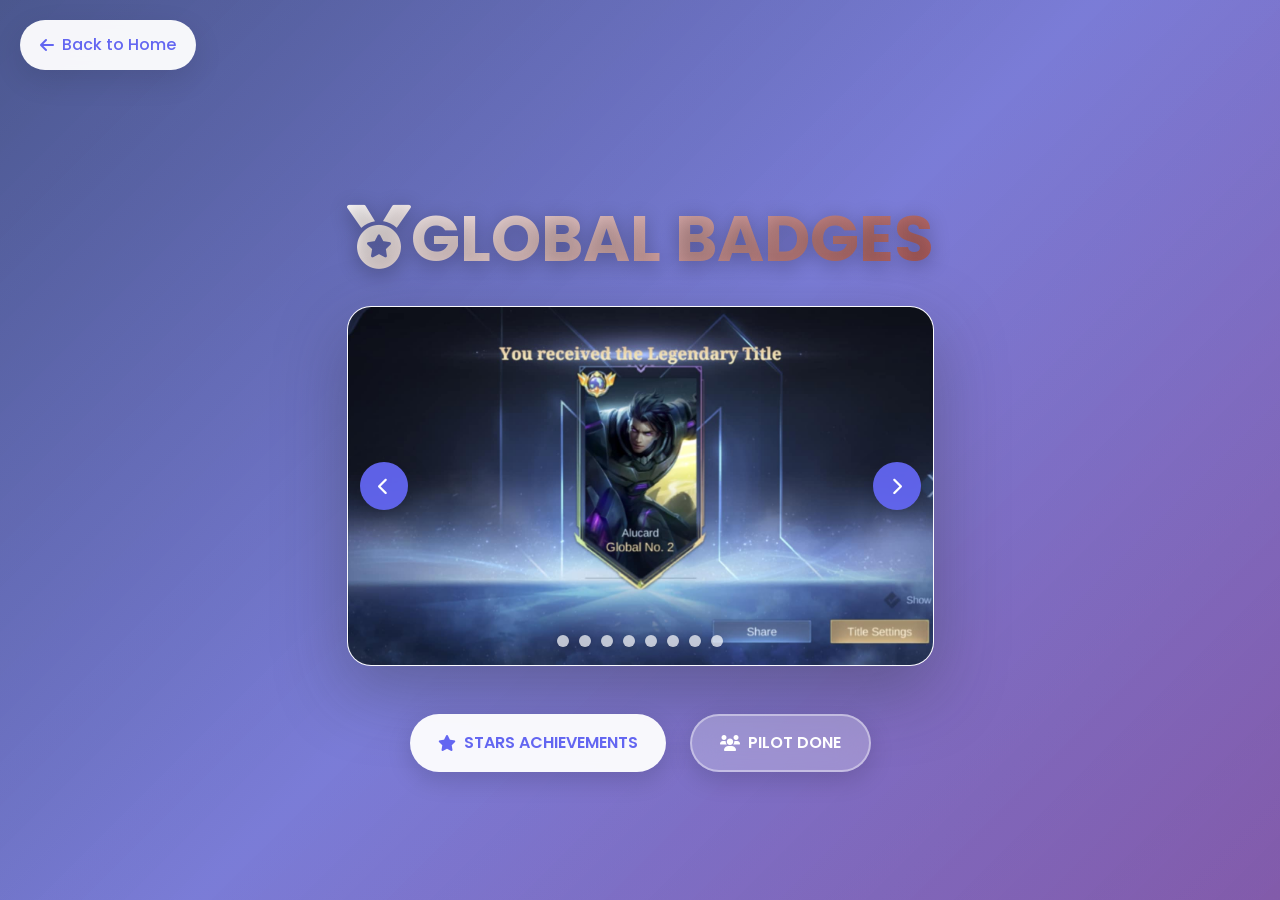
<file: portfolio/projects/badges.html>
<!DOCTYPE html>
<html lang="en">
<head>
    <meta charset="UTF-8">
    <meta name="viewport" content="width=device-width, initial-scale=1.0">
    <title>GLOBAL BADGES</title>
    <link href="https://cdnjs.cloudflare.com/ajax/libs/font-awesome/6.0.0/css/all.min.css" rel="stylesheet">
    <link href="https://fonts.googleapis.com/css2?family=Poppins:wght@300;400;500;600;700&family=Dancing+Script:wght@400;700&display=swap" rel="stylesheet">
    <style>
        * { margin: 0; padding: 0; box-sizing: border-box; }
        body { 
            font-family: 'Poppins', sans-serif; 
            line-height: 1.6; 
            color: #333;
            overflow-x: hidden;
        }

        /* Back Button */
        .project-back {
            position: fixed;
            top: 20px;
            left: 20px;
            z-index: 1000;
            background: rgba(255,255,255,0.95);
            backdrop-filter: blur(10px);
            padding: 12px 20px;
            border-radius: 50px;
            box-shadow: 0 10px 30px rgba(0,0,0,0.1);
            text-decoration: none;
            color: #6366f1;
            font-weight: 500;
            display: flex;
            align-items: center;
            gap: 8px;
            transition: all 0.3s;
        }
        .project-back:hover {
            color: #8b5cf6;
            transform: translateX(-5px);
        }

        /* Hero Section with Animated Background */
        .project-hero {
            min-height: 100vh;
            /* Animated Landscape Background */
            background: linear-gradient(135deg, rgba(102, 126, 234, 0.85), rgba(118, 75, 162, 0.85)),
                        url('https://st5.depositphotos.com/68991526/69133/v/600/depositphotos_691334152-stock-video-animated-virtual-backgrounds-landscape-background.jpg');
            background-size: cover;
            background-position: center;
            background-repeat: no-repeat;
            background-attachment: fixed;
            display: flex;
            align-items: center;
            justify-content: center;
            padding: 140px 2rem 80px;
            color: white;
            position: relative;
        }

        /* Animated Overlay for Perfect Readability */
        .project-hero::before {
            content: '';
            position: absolute;
            top: 0;
            left: 0;
            right: 0;
            bottom: 0;
            background: linear-gradient(135deg, 
                rgba(0, 0, 0, 0.4) 0%,
                rgba(102, 126, 234, 0.3) 50%,
                rgba(118, 75, 162, 0.4) 100%);
            z-index: 1;
            animation: overlayPulse 8s ease-in-out infinite;
        }

        @keyframes overlayPulse {
            0%, 100% { opacity: 0.9; }
            50% { opacity: 0.7; }
        }

        .project-content {
            max-width: 900px;
            text-align: center;
            position: relative;
            z-index: 2;
        }

        .project-title {
            font-size: clamp(2.8rem, 6vw, 4rem);
            margin-bottom: 1rem;
            background: linear-gradient(135deg, #ffffff, #ac5555);
            -webkit-background-clip: text;
            -webkit-text-fill-color: transparent;
            font-weight: 700;
            text-shadow: 0 4px 20px rgba(0,0,0,0.3);
        }

        /* COMPACT PERFECT CAROUSEL - Glassmorphism Enhanced */
        .carousel-wrapper {
            position: relative;
            max-width: 650px;
            margin: 0 auto 3rem;
            height: 360px;
            border-radius: 24px;
            overflow: hidden;
            box-shadow: 0 25px 70px rgba(44, 43, 43, 0.35);
            background: rgba(255, 255, 255, 0.95);
            backdrop-filter: blur(20px);
            border: 1px solid rgba(255, 255, 255, 0.2);
        }

        .carousel-container {
            position: relative;
            width: 100%;
            height: 100%;
        }

        .carousel-slide {
            position: absolute;
            top: 0;
            left: 0;
            width: 100%;
            height: 100%;
            opacity: 0;
            transition: opacity 0.6s ease-in-out;
        }

        .carousel-slide.active {
            opacity: 1;
        }

        .carousel-slide img {
            width: 100%;
            height: 100%;
            object-fit: cover;
            object-position: center;
            display: block;
        }

        /* Navigation Arrows */
        .carousel-nav {
            position: absolute;
            top: 50%;
            transform: translateY(-50%);
            background: rgba(99, 102, 241, 0.95);
            color: white;
            border: none;
            width: 48px;
            height: 48px;
            border-radius: 50%;
            font-size: 1.1rem;
            cursor: pointer;
            transition: all 0.3s ease;
            display: flex;
            align-items: center;
            justify-content: center;
            box-shadow: 0 8px 25px rgba(0,0,0,0.3);
        }

        .carousel-nav:hover {
            background: #6366f1;
            transform: translateY(-50%) scale(1.15);
        }

        .carousel-prev { left: 12px; }
        .carousel-next { right: 12px; }

        /* Dots */
        .carousel-indicators {
            position: absolute;
            bottom: 18px;
            left: 50%;
            transform: translateX(-50%);
            display: flex;
            gap: 10px;
        }

        .indicator {
            width: 12px;
            height: 12px;
            border-radius: 50%;
            background: rgba(255,255,255,0.7);
            cursor: pointer;
            transition: all 0.3s ease;
            box-shadow: 0 2px 8px rgba(0,0,0,0.2);
        }

        .indicator.active {
            background: #6366f1;
            transform: scale(1.3);
            box-shadow: 0 4px 12px rgba(99,102,241,0.5);
        }

        /* Buttons - Enhanced for Background */
        .project-links {
            display: flex;
            gap: 1.5rem;
            justify-content: center;
            flex-wrap: wrap;
        }

        .btn {
            padding: 14px 28px;
            border-radius: 35px;
            font-weight: 600;
            text-decoration: none;
            display: flex;
            align-items: center;
            gap: 8px;
            font-size: 1rem;
            transition: all 0.3s cubic-bezier(0.25, 0.46, 0.45, 0.94);
            box-shadow: 0 8px 25px rgba(0,0,0,0.15);
        }

        .btn-primary {
            background: rgba(255,255,255,0.95);
            color: #6366f1;
            backdrop-filter: blur(15px);
        }

        .btn-primary:hover {
            transform: translateY(-4px);
            box-shadow: 0 15px 40px rgba(99,102,241,0.4);
        }

        .btn-secondary {
            background: rgba(255,255,255,0.25);
            color: white;
            backdrop-filter: blur(15px);
            border: 2px solid rgba(255,255,255,0.4);
        }

        .btn-secondary:hover {
            background: rgba(255,255,255,0.35);
            border-color: rgba(255,255,255,0.6);
            transform: translateY(-4px);
        }

        /* Responsive */
        @media (max-width: 768px) {
            .project-hero {
                padding: 120px 1rem 60px;
                background-attachment: scroll; /* Better mobile performance */
            }
            
            .carousel-wrapper {
                height: 260px;
                max-width: 95%;
            }
            
            .project-links {
                flex-direction: column;
                align-items: center;
            }
            
            .btn {
                width: 100%;
                max-width: 300px;
                justify-content: center;
            }
        }
    </style>
</head>
<body>
    <!-- Back Navigation -->
    <a href="../index.html#projects" class="project-back">
        <i class="fas fa-arrow-left"></i> Back to Home
    </a>

    <!-- Perfect Compact Carousel -->
    <section class="project-hero">
        <div class="project-content">
            <h1 class="project-title"><i class="fas fa-medal"></i>GLOBAL BADGES</h1>
            
            <!-- COMPACT CAROUSEL WITH WORKING IMAGES -->
            <div class="carousel-wrapper">
                <div class="carousel-container">
                    <!-- Image 1 -->
                    <div class="carousel-slide active">
                        <img src="../projects/Global 2 Alu copy.jpg" 
                             alt="Global Badges 1"
                             onerror="this.src='https://images.unsplash.com/photo-1579684566422-b6e4a35b5e67?w=800&h=450&fit=crop'">
                    </div>
                    
                    <!-- Image 2 -->
                    <div class="carousel-slide">
                        <img src="../projects/Global 2 Arlott.jpg" 
                             alt="Global Badges 2"
                             onerror="this.src='https://images.unsplash.com/photo-1506905925346-21bda4d32df4?w=800&h=450&fit=crop'">
                    </div>
                    
                    <!-- Image 3 -->
                    <div class="carousel-slide">
                        <img src="../projects/global 11 nolan.jpg" 
                             alt="Global Badges 3"
                             onerror="this.src='https://images.unsplash.com/photo-1556742049-0cfed4f6a45d?w=800&h=450&fit=crop'">
                    </div>
                    
                    <!-- Image 4 -->
                    <div class="carousel-slide">
                        <img src="../projects/HAYA.jpg" 
                             alt="Global Badges 4"
                             onerror="this.src='https://images.unsplash.com/photo-1556745757-8d76bdb6984b?w=800&h=450&fit=crop'">
                    </div>

                    <!-- Image 5 -->
                    <div class="carousel-slide">
                        <img src="../projects/Global 26 Fredrinn.jpg" 
                             alt="Global Badges 5"
                             onerror="this.src='https://images.unsplash.com/photo-1556742049-0cfed4f6a45d?w=800&h=450&fit=crop'">
                    </div>

                    <!-- Image 6 -->
                    <div class="carousel-slide">
                        <img src="../projects/Global 60 Lucas.jpg" 
                             alt="Global Badges 6"
                             onerror="this.src='https://images.unsplash.com/photo-1556742049-0cfed4f6a45d?w=800&h=450&fit=crop'">
                    </div>

                    <!-- Image 7 -->
                    <div class="carousel-slide">
                        <img src="../projects/GLOBAL S37.jpg" 
                             alt="Global Badges 7"
                             onerror="this.src='https://images.unsplash.com/photo-1556742049-0cfed4f6a45d?w=800&h=450&fit=crop'">
                    </div> 
                    
                    <!-- Image 8 -->
                    <div class="carousel-slide">
                        <img src="../projects/S38.jpg" 
                             alt="Global Badges 8"
                             onerror="this.src='https://images.unsplash.com/photo-1556742049-0cfed4f6a45d?w=800&h=450&fit=crop'">
                    </div>

                <!-- Navigation -->
                <button class="carousel-nav carousel-prev" onclick="changeSlide(-1)">
                    <i class="fas fa-chevron-left"></i>
                </button>
                <button class="carousel-nav carousel-next" onclick="changeSlide(1)">
                    <i class="fas fa-chevron-right"></i>
                </button>

                <!-- Dots -->
                <div class="carousel-indicators">
                    <div class="indicator" onclick="currentSlide(1)"></div>
                    <div class="indicator" onclick="currentSlide(2)"></div>
                    <div class="indicator" onclick="currentSlide(3)"></div>
                    <div class="indicator" onclick="currentSlide(4)"></div>
                    <div class="indicator" onclick="currentSlide(5)"></div>
                    <div class="indicator" onclick="currentSlide(6)"></div>
                    <div class="indicator" onclick="currentSlide(7)"></div>
                    <div class="indicator" onclick="currentSlide(8)"></div>
                </div>
            </div>
            </div>
                <!-- Action Buttons -->
            <div class="project-links">
                <a href="achievements.html" class="btn btn-primary">
                <i class="fas fa-star"></i> STARS ACHIEVEMENTS
                </a>
                <a href="clients.html" class="btn btn-secondary">
                <i class="fas fa-users"></i> PILOT DONE
                </a>
            </div>
            </div>
    </section>

    <!-- Carousel JavaScript -->
    <script>
        let slideIndex = 1;
        
        function showSlide(n) {
            const slides = document.querySelectorAll('.carousel-slide');
            const indicators = document.querySelectorAll('.indicator');
            
            if (n > slides.length) slideIndex = 1;
            if (n < 1) slideIndex = slides.length;
            
            slides.forEach((slide, i) => {
                slide.classList.toggle('active', i === slideIndex - 1);
            });
            
            indicators.forEach((ind, i) => {
                ind.classList.toggle('active', i === slideIndex - 1);
            });
        }

        function changeSlide(n) {
            showSlide(slideIndex += n);
        }

        function currentSlide(n) {
            showSlide(slideIndex = n);
        }

        // Auto-advance every 4 seconds
        setInterval(() => changeSlide(1), 4000);

        // Keyboard support
        document.addEventListener('keydown', (e) => {
            if (e.key === 'ArrowLeft') changeSlide(-1);
            if (e.key === 'ArrowRight') changeSlide(1);
        });
    </script>
</body>
</html>
</file>
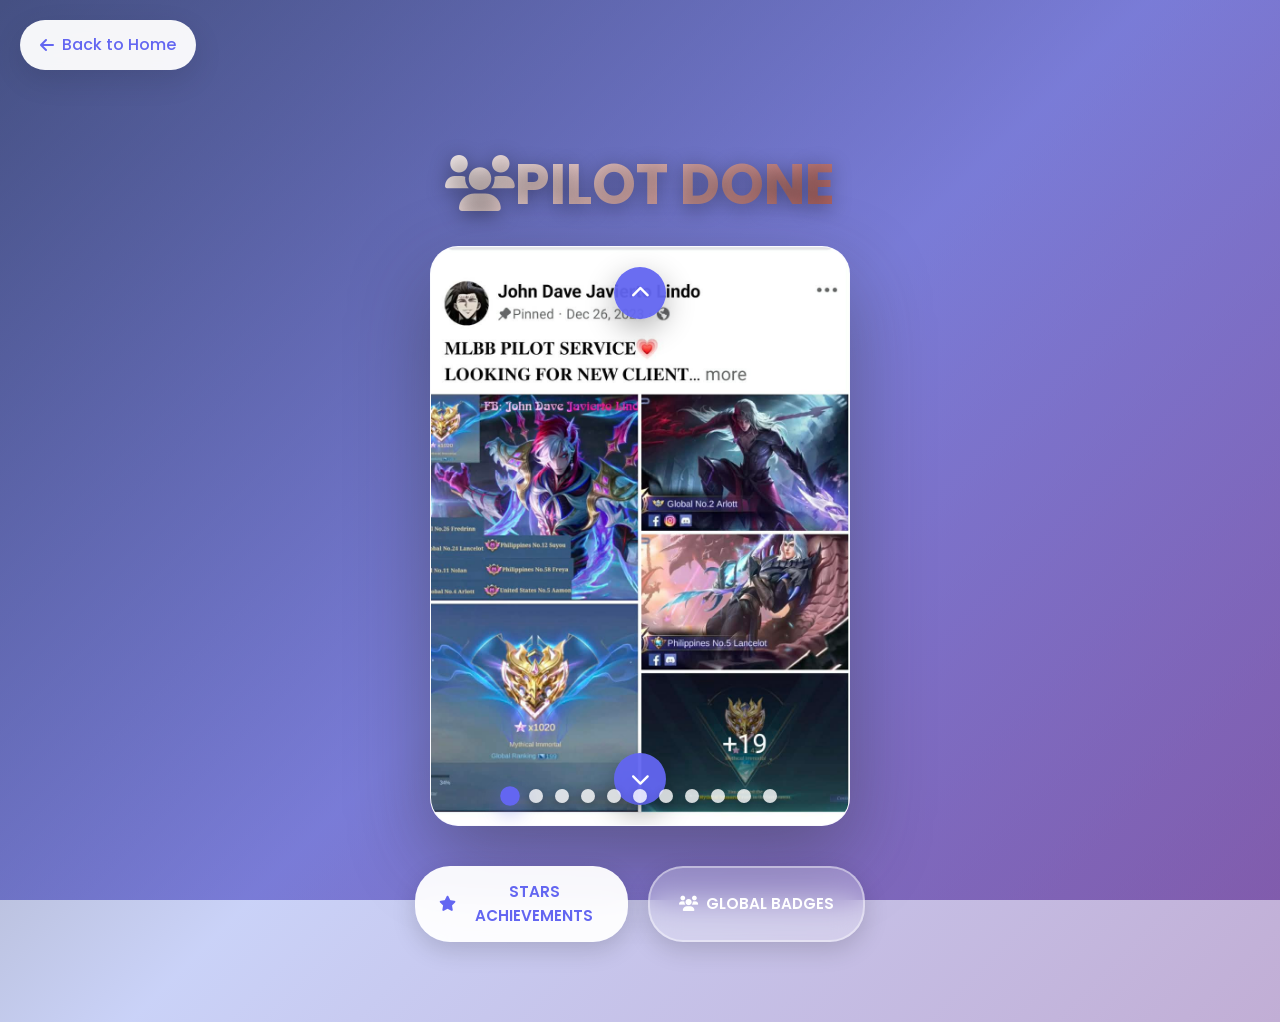
<file: portfolio/projects/clients.html>
<!DOCTYPE html>
<html lang="en">
<head>
    <meta charset="UTF-8">
    <meta name="viewport" content="width=device-width, initial-scale=1.0">
    <title>PILOT CLIENTS</title>
    <link href="https://cdnjs.cloudflare.com/ajax/libs/font-awesome/6.0.0/css/all.min.css" rel="stylesheet">
    <link href="https://fonts.googleapis.com/css2?family=Poppins:wght@300;400;500;600;700&family=Dancing+Script:wght@400;700&display=swap" rel="stylesheet">
    <style>
        * { margin: 0; padding: 0; box-sizing: border-box; }
        body { 
            font-family: 'Poppins', sans-serif; 
            line-height: 1.6; 
            color: #333;
            overflow-x: hidden;
        }

        /* Back Button */
        .project-back {
            position: fixed;
            top: 20px;
            left: 20px;
            z-index: 1000;
            background: rgba(255,255,255,0.95);
            backdrop-filter: blur(10px);
            padding: 12px 20px;
            border-radius: 50px;
            box-shadow: 0 10px 30px rgba(0,0,0,0.1);
            text-decoration: none;
            color: #6366f1;
            font-weight: 500;
            display: flex;
            align-items: center;
            gap: 8px;
            transition: all 0.3s;
        }
        .project-back:hover {
            color: #8b5cf6;
            transform: translateX(-5px);
        }

        /* Hero Section with Animated Background */
        .project-hero {
            min-height: 100vh;
            /* Animated Landscape Background - Portrait Optimized */
            background: linear-gradient(135deg, rgba(102, 126, 234, 0.85), rgba(118, 75, 162, 0.85)),
                        url('https://st5.depositphotos.com/68991526/69133/v/600/depositphotos_691334152-stock-video-animated-virtual-backgrounds-landscape-background.jpg');
            background-size: cover;
            background-position: center;
            background-repeat: no-repeat;
            background-attachment: fixed;
            display: flex;
            align-items: center;
            justify-content: center;
            padding: 140px 2rem 80px;
            color: white;
            position: relative;
        }

        /* Animated Overlay for Portrait Layout */
        .project-hero::before {
            content: '';
            position: absolute;
            top: 0;
            left: 0;
            right: 0;
            bottom: 0;
            background: linear-gradient(135deg, 
                rgba(0, 0, 0, 0.45) 0%,
                rgba(102, 126, 234, 0.35) 50%,
                rgba(118, 75, 162, 0.45) 100%);
            z-index: 1;
            animation: overlayPulse 8s ease-in-out infinite;
        }

        @keyframes overlayPulse {
            0%, 100% { opacity: 0.92; }
            50% { opacity: 0.75; }
        }

        .project-content {
            max-width: 400px;
            text-align: center;
            width: 100%;
            position: relative;
            z-index: 2;
        }

        .project-title {
            font-size: clamp(2.5rem, 8vw, 3.5rem);
            margin-bottom: 1rem;
            background: linear-gradient(135deg, #ffffff, #ac5555);
            -webkit-background-clip: text;
            -webkit-text-fill-color: transparent;
            font-weight: 700;
            text-shadow: 0 4px 20px rgba(0,0,0,0.4);
        }

        /* PORTRAIT CAROUSEL - Glassmorphism Enhanced */
        .carousel-wrapper {
            position: relative;
            width: 100%;
            max-width: 380px;
            height: 520px;
            margin: 0 auto 2.5rem;
            border-radius: 28px;
            overflow: hidden;
            box-shadow: 0 30px 80px rgba(44, 43, 43, 0.4);
            background: rgba(255, 255, 255, 0.95);
            backdrop-filter: blur(25px);
            border: 1px solid rgba(255, 255, 255, 0.3);
        }

        .carousel-container {
            position: relative;
            width: 100%;
            height: 100%;
        }

        .carousel-slide {
            position: absolute;
            top: 0;
            left: 0;
            width: 100%;
            height: 100%;
            opacity: 0;
            transition: opacity 0.6s ease-in-out;
        }

        .carousel-slide.active {
            opacity: 1;
        }

        .carousel-slide img {
            width: 100%;
            height: 100%;
            object-fit: cover;
            object-position: center;
            display: block;
        }

        /* Portrait Navigation Arrows - Vertical positioning */
        .carousel-nav {
            position: absolute;
            left: 50%;
            transform: translateX(-50%);
            background: rgba(99, 102, 241, 0.95);
            color: white;
            border: none;
            width: 52px;
            height: 52px;
            border-radius: 50%;
            font-size: 1.2rem;
            cursor: pointer;
            transition: all 0.3s ease;
            display: flex;
            align-items: center;
            justify-content: center;
            box-shadow: 0 10px 30px rgba(0,0,0,0.3);
        }

        .carousel-nav:hover {
            background: #6366f1;
            transform: translateX(-50%) scale(1.2);
        }

        .carousel-prev { 
            top: 20px; 
        }
        .carousel-next { 
            bottom: 20px; 
        }

        /* Portrait Dots - Horizontal at bottom */
        .carousel-indicators {
            position: absolute;
            bottom: 22px;
            left: 50%;
            transform: translateX(-50%);
            display: flex;
            gap: 12px;
        }

        .indicator {
            width: 14px;
            height: 14px;
            border-radius: 50%;
            background: rgba(255,255,255,0.8);
            cursor: pointer;
            transition: all 0.3s ease;
            box-shadow: 0 3px 10px rgba(0,0,0,0.2);
        }

        .indicator.active {
            background: #6366f1;
            transform: scale(1.4);
            box-shadow: 0 5px 15px rgba(99,102,241,0.6);
        }

        /* Buttons - Portrait Enhanced */
        .project-links {
            display: flex;
            gap: 1.2rem;
            justify-content: center;
            flex-wrap: wrap;
        }

        .btn {
            padding: 14px 24px;
            border-radius: 35px;
            font-weight: 600;
            text-decoration: none;
            display: flex;
            align-items: center;
            gap: 8px;
            font-size: 0.95rem;
            transition: all 0.3s cubic-bezier(0.25, 0.46, 0.45, 0.94);
            box-shadow: 0 8px 25px rgba(0,0,0,0.15);
            flex: 1;
            min-width: 160px;
            justify-content: center;
        }

        .btn-primary {
            background: rgba(255,255,255,0.95);
            color: #6366f1;
            backdrop-filter: blur(15px);
        }

        .btn-primary:hover {
            transform: translateY(-4px);
            box-shadow: 0 15px 40px rgba(99,102,241,0.4);
        }

        .btn-secondary {
            background: rgba(255,255,255,0.25);
            color: white;
            backdrop-filter: blur(15px);
            border: 2px solid rgba(255,255,255,0.4);
        }

        .btn-secondary:hover {
            background: rgba(255,255,255,0.35);
            border-color: rgba(255,255,255,0.6);
            transform: translateY(-4px);
        }

        /* Portrait-First Responsive */
        @media (min-width: 768px) {
            .project-content {
                max-width: 450px;
            }
            
            .carousel-wrapper {
                max-width: 420px;
                height: 580px;
            }
        }

        @media (max-width: 480px) {
            .project-hero {
                padding: 120px 1rem 60px;
                background-attachment: scroll;
            }
            
            .project-content {
                max-width: 340px;
            }
            
            .carousel-wrapper {
                height: 460px;
                max-width: 340px;
            }
            
            .project-links {
                flex-direction: column;
                align-items: center;
            }
            
            .btn {
                width: 100%;
                max-width: 280px;
            }
        }
    </style>
</head>
<body>
    <!-- Back Navigation -->
    <a href="../index.html#projects" class="project-back">
        <i class="fas fa-arrow-left"></i> Back to Home
    </a>

    <!-- Portrait Carousel -->
    <section class="project-hero">
        <div class="project-content">
            <h1 class="project-title"><i class="fas fa-users"></i>PILOT DONE</h1>
            
            <!-- PORTRAIT CAROUSEL -->
            <div class="carousel-wrapper">
                <div class="carousel-container">
                    <!-- Portrait Images (taller aspect ratio) -->
                    <div class="carousel-slide active">
                        <img src="../projects/1.jfif" 
                             alt="Global Badges 1"
                             onerror="this.src='https://images.unsplash.com/photo-1579684566422-b6e4a35b5e67?w=400&h=600&fit=crop'">
                    </div>
                    
                    <div class="carousel-slide">
                        <img src="../projects/2.jfif" 
                             alt="Global Badges 2"
                             onerror="this.src='https://images.unsplash.com/photo-1506905925346-21bda4d32df4?w=400&h=600&fit=crop'">
                    </div>
                    
                    <div class="carousel-slide">
                        <img src="../projects/3.jfif" 
                             alt="Global Badges 3"
                             onerror="this.src='https://images.unsplash.com/photo-1556742049-0cfed4f6a45d?w=400&h=600&fit=crop'">
                    </div>
                    
                    <div class="carousel-slide">
                        <img src="../projects/4.jfif" 
                             alt="Global Badges 4"
                             onerror="this.src='https://images.unsplash.com/photo-1556745757-8d76bdb6984b?w=400&h=600&fit=crop'">
                    </div>

                    <div class="carousel-slide">
                        <img src="../projects/5.jfif" 
                             alt="Global Badges 5"
                             onerror="this.src='https://images.unsplash.com/photo-1556742049-0cfed4f6a45d?w=400&h=600&fit=crop'">
                    </div>

                    <div class="carousel-slide">
                        <img src="../projects/6.jfif" 
                             alt="Global Badges 6"
                             onerror="this.src='https://images.unsplash.com/photo-1556742049-0cfed4f6a45d?w=400&h=600&fit=crop'">
                    </div>

                    <div class="carousel-slide">
                        <img src="../projects/7.jfif" 
                             alt="Global Badges 7"
                             onerror="this.src='https://images.unsplash.com/photo-1556742049-0cfed4f6a45d?w=400&h=600&fit=crop'">
                    </div> 
                    
                    <div class="carousel-slide">
                        <img src="../projects/8.jfif" 
                             alt="Global Badges 8"
                             onerror="this.src='https://images.unsplash.com/photo-1556742049-0cfed4f6a45d?w=400&h=600&fit=crop'">
                    </div>

                    <div class="carousel-slide">
                        <img src="../projects/9.jfif" 
                             alt="Global Badges 9"
                             onerror="this.src='https://images.unsplash.com/photo-1556742049-0cfed4f6a45d?w=400&h=600&fit=crop'">
                    </div>

                    <div class="carousel-slide">
                        <img src="../projects/10.jfif" 
                             alt="Global Badges 10"
                             onerror="this.src='https://images.unsplash.com/photo-1556742049-0cfed4f6a45d?w=400&h=600&fit=crop'">
                    </div>

                    <div class="carousel-slide">
                        <img src="../projects/11.jfif" 
                             alt="Global Badges 11"
                             onerror="this.src='https://images.unsplash.com/photo-1556742049-0cfed4f6a45d?w=400&h=600&fit=crop'">
                    </div>

                    <!-- Portrait Navigation - VERTICAL ARROWS -->
                    <button class="carousel-nav carousel-prev" onclick="changeSlide(-1)">
                        <i class="fas fa-chevron-up"></i>
                    </button>
                    <button class="carousel-nav carousel-next" onclick="changeSlide(1)">
                        <i class="fas fa-chevron-down"></i>
                    </button>

                    <!-- Dots -->
                    <div class="carousel-indicators">
                        <div class="indicator active" onclick="currentSlide(1)"></div>
                        <div class="indicator" onclick="currentSlide(2)"></div>
                        <div class="indicator" onclick="currentSlide(3)"></div>
                        <div class="indicator" onclick="currentSlide(4)"></div>
                        <div class="indicator" onclick="currentSlide(5)"></div>
                        <div class="indicator" onclick="currentSlide(6)"></div>
                        <div class="indicator" onclick="currentSlide(7)"></div>
                        <div class="indicator" onclick="currentSlide(8)"></div>
                        <div class="indicator" onclick="currentSlide(9)"></div>
                        <div class="indicator" onclick="currentSlide(10)"></div>
                        <div class="indicator" onclick="currentSlide(11)"></div>
                    </div>
                </div>
            </div>

            <!-- Action Buttons -->
            <div class="project-links">
                <a href="achievements.html" class="btn btn-primary">
                    <i class="fas fa-star"></i> STARS ACHIEVEMENTS
                </a>
                <a href="badges.html" class="btn btn-secondary">
                    <i class="fas fa-users"></i> GLOBAL BADGES
                </a>
            </div>
        </div>
    </section>

    <!-- Carousel JavaScript -->
    <script>
        let slideIndex = 1;
        
        function showSlide(n) {
            const slides = document.querySelectorAll('.carousel-slide');
            const indicators = document.querySelectorAll('.indicator');
            
            if (n > slides.length) slideIndex = 1;
            if (n < 1) slideIndex = slides.length;
            
            slides.forEach((slide, i) => {
                slide.classList.toggle('active', i === slideIndex - 1);
            });
            
            indicators.forEach((ind, i) => {
                ind.classList.toggle('active', i === slideIndex - 1);
            });
        }

        function changeSlide(n) {
            showSlide(slideIndex += n);
        }

        function currentSlide(n) {
            showSlide(slideIndex = n);
        }

        // Auto-advance every 4 seconds
        setInterval(() => changeSlide(1), 4000);

        // Keyboard support (vertical navigation)
        document.addEventListener('keydown', (e) => {
            if (e.key === 'ArrowUp') changeSlide(-1);
            if (e.key === 'ArrowDown') changeSlide(1);
            if (e.key === 'ArrowLeft') changeSlide(-1);
            if (e.key === 'ArrowRight') changeSlide(1);
        });

        // Touch/swipe support for mobile
        let startY = 0;
        const carouselWrapper = document.querySelector('.carousel-wrapper');
        
        carouselWrapper.addEventListener('touchstart', (e) => {
            startY = e.touches[0].clientY;
        });
        
        carouselWrapper.addEventListener('touchend', (e) => {
            const endY = e.changedTouches[0].clientY;
            const diffY = startY - endY;
            
            if (Math.abs(diffY) > 50) {
                if (diffY > 0) {
                    changeSlide(1); // Swipe up = next
                } else {
                    changeSlide(-1); // Swipe down = prev
                }
            }
        });
    </script>
</body>
</html>
</file>
